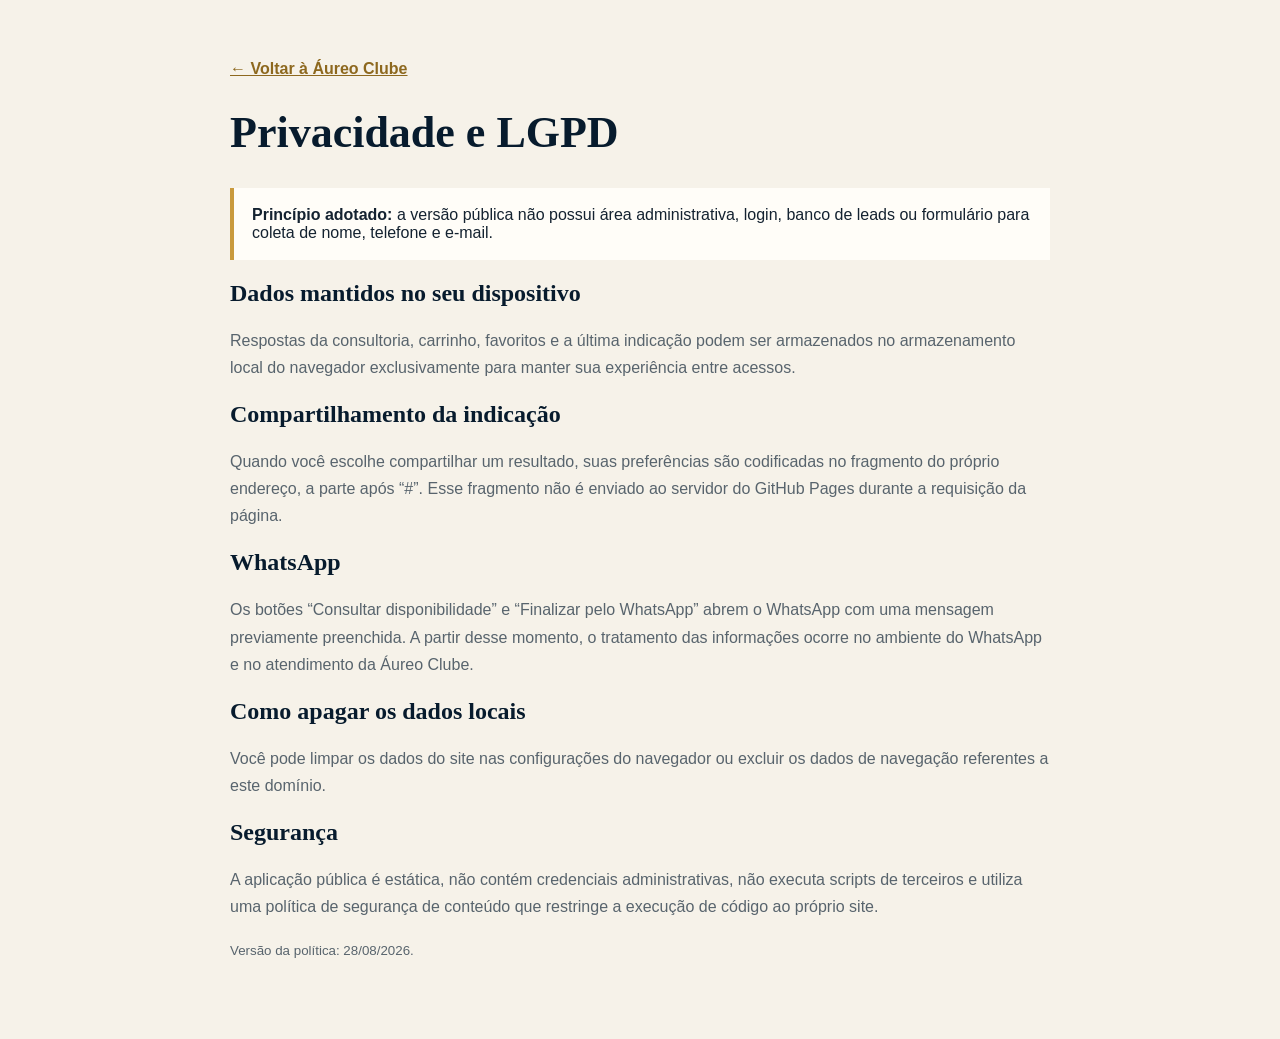
<file: privacidade.html>
<!doctype html>
<html lang="pt-BR"><head><meta charset="utf-8"><meta name="viewport" content="width=device-width,initial-scale=1">
<meta http-equiv="Content-Security-Policy" content="default-src 'self'; style-src 'self' 'unsafe-inline'; img-src 'self' data:; script-src 'none'; object-src 'none'; frame-src 'none'; base-uri 'self'; form-action 'none'">
<meta name="referrer" content="no-referrer"><title>Privacidade e LGPD — Áureo Clube</title>
<style>body{margin:0;background:#f6f2e9;color:#142230;font-family:Arial,sans-serif}main{max-width:820px;margin:auto;padding:60px 22px}h1,h2{font-family:Georgia,serif;color:#071b2d}h1{font-size:44px}p,li{line-height:1.7;color:#58646d}a{color:#8d681e;font-weight:700}.box{padding:18px;border-left:4px solid #c99a3d;background:#fffdf8}</style>
</head><body><main><a href="./">← Voltar à Áureo Clube</a><h1>Privacidade e LGPD</h1>
<div class="box"><strong>Princípio adotado:</strong> a versão pública não possui área administrativa, login, banco de leads ou formulário para coleta de nome, telefone e e-mail.</div>
<h2>Dados mantidos no seu dispositivo</h2><p>Respostas da consultoria, carrinho, favoritos e a última indicação podem ser armazenados no armazenamento local do navegador exclusivamente para manter sua experiência entre acessos.</p>
<h2>Compartilhamento da indicação</h2><p>Quando você escolhe compartilhar um resultado, suas preferências são codificadas no fragmento do próprio endereço, a parte após “#”. Esse fragmento não é enviado ao servidor do GitHub Pages durante a requisição da página.</p>
<h2>WhatsApp</h2><p>Os botões “Consultar disponibilidade” e “Finalizar pelo WhatsApp” abrem o WhatsApp com uma mensagem previamente preenchida. A partir desse momento, o tratamento das informações ocorre no ambiente do WhatsApp e no atendimento da Áureo Clube.</p>
<h2>Como apagar os dados locais</h2><p>Você pode limpar os dados do site nas configurações do navegador ou excluir os dados de navegação referentes a este domínio.</p>
<h2>Segurança</h2><p>A aplicação pública é estática, não contém credenciais administrativas, não executa scripts de terceiros e utiliza uma política de segurança de conteúdo que restringe a execução de código ao próprio site.</p>
<p><small>Versão da política: 28/08/2026.</small></p></main></body></html>
</file>
